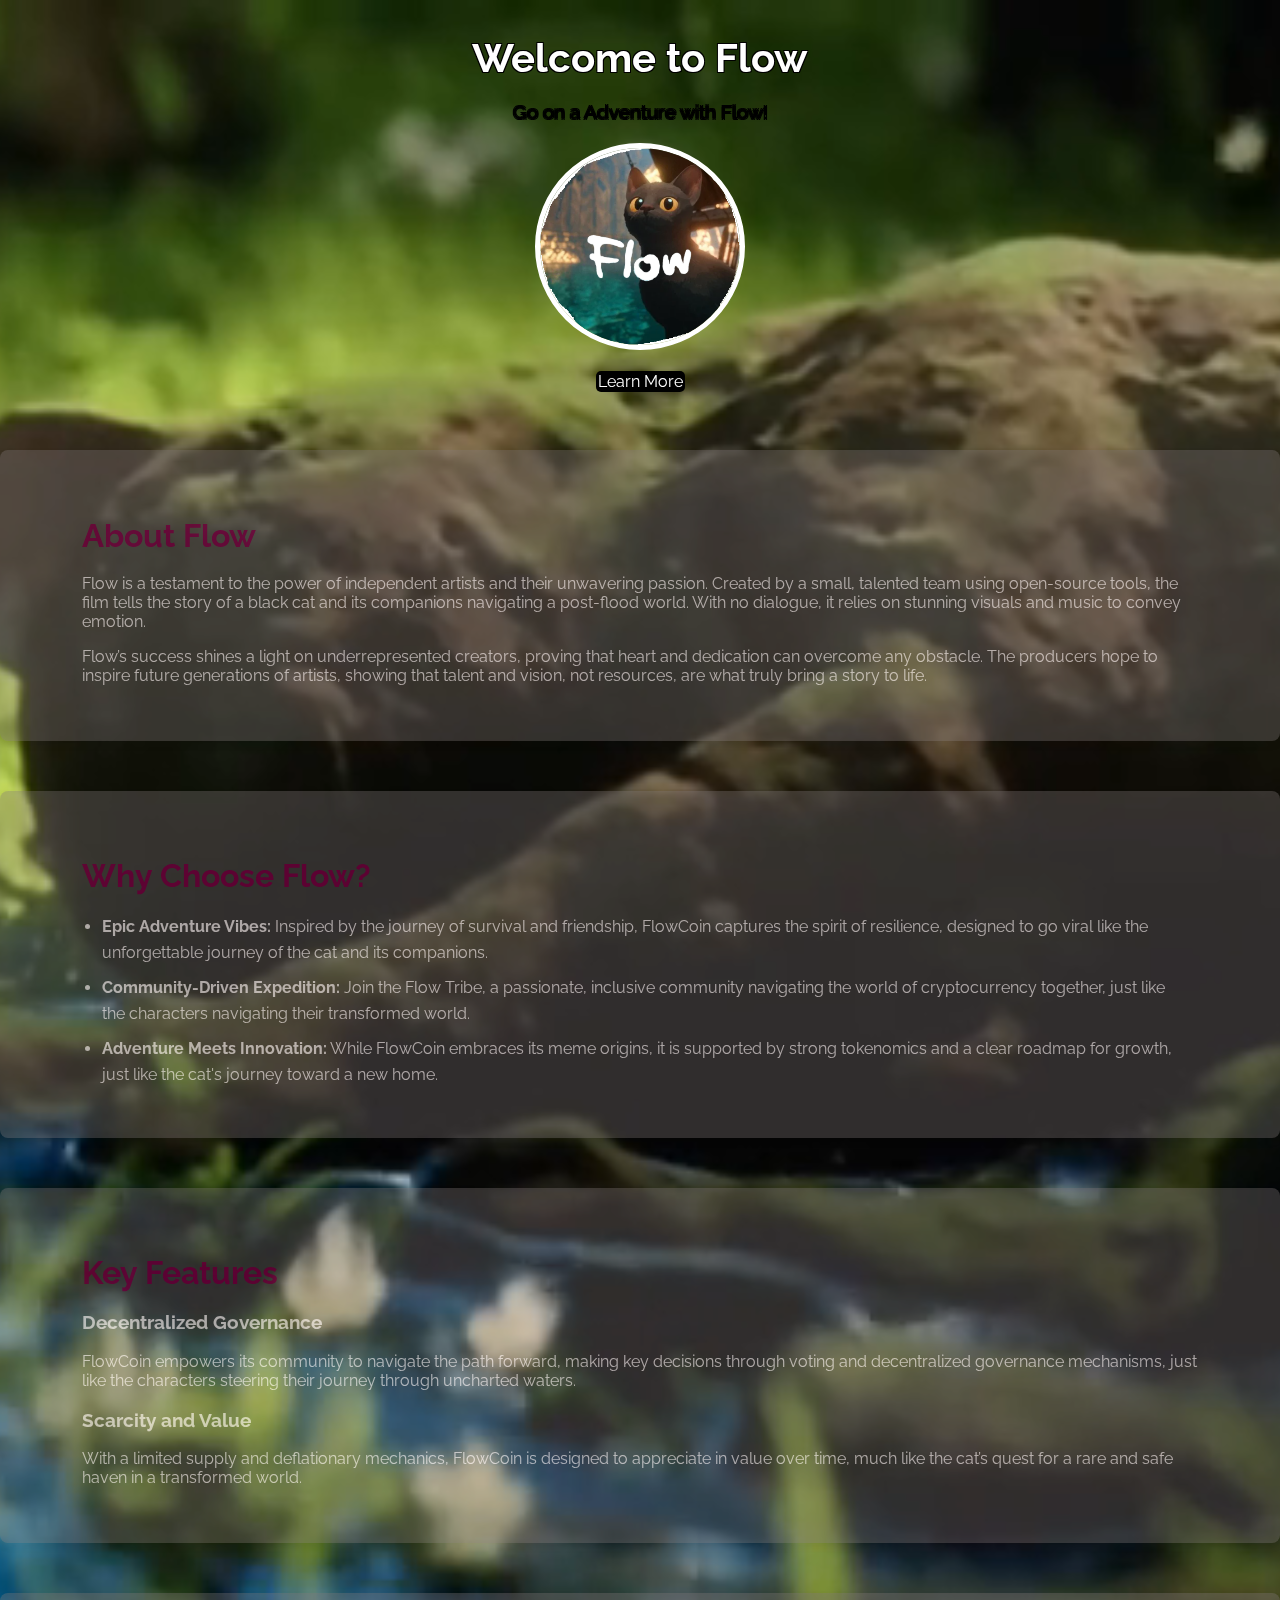
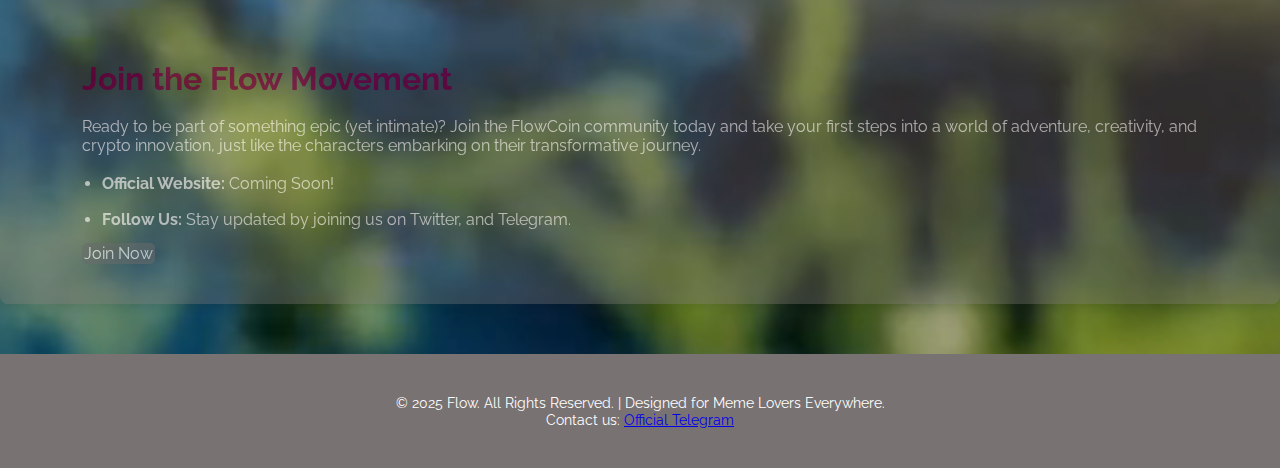
<file: FlowCoin/index.html>
<!DOCTYPE html>
<html lang="en">
<head>
    <meta charset="UTF-8">
    <meta name="viewport" content="width=device-width, initial-scale=1.0">
    <title>Flow - The Ultimate Adventure</title>
    <link rel="stylesheet" href="styles.css">
    <link href="https://fonts.googleapis.com/css2?family=Raleway:wght@300;400;700&display=swap" rel="stylesheet">
</head>
<body>
    <audio autoplay loop>
        <source src="adventure.wav" type="audio/wav">
    </audio>
    <video autoplay muted loop playsinline class="background-video">
        <source src="flow.mp4" type="video/mp4">
        Your browser does not support the video tag.
    </video>
    <header>
        <div class="header-content">
            <h1 class="animate-text" color="black">Welcome to Flow</h1>
            <p>Go on a Adventure with Flow!</p>
            <img src="gloe-pfp.jpg"class="header-image">
            <a href="#about" class="btn btn-primary">Learn More</a>
        </div>
    </header>

    <section id="about" class="about">
        <div class="container">
            <h2>About Flow</h2>
            <p>Flow is a testament to the power of independent artists and their unwavering passion. Created by a small, talented team using open-source tools, the film tells the story of a black cat and its companions navigating a post-flood world. With no dialogue, it relies on stunning visuals and music to convey emotion.</p>
            <p>Flow’s success shines a light on underrepresented creators, proving that heart and dedication can overcome any obstacle. The producers hope to inspire future generations of artists, showing that talent and vision, not resources, are what truly bring a story to life.</p>
        </div>
    </section>

    <section class="why">
        <div class="container">
            <h2>Why Choose Flow?</h2>
            <ul>
                <li><strong>Epic Adventure Vibes:</strong> Inspired by the journey of survival and friendship, FlowCoin captures the spirit of resilience, designed to go viral like the unforgettable journey of the cat and its companions.</li>
                <li><strong>Community-Driven Expedition: </strong> Join the Flow Tribe, a passionate, inclusive community navigating the world of cryptocurrency together, just like the characters navigating their transformed world.</li>
                <li><strong>Adventure Meets Innovation:</strong> While FlowCoin embraces its meme origins, it is supported by strong tokenomics and a clear roadmap for growth, just like the cat's journey toward a new home.</li>
            </ul>
        </div>
    </section>

    <section class="features">
        <div class="container">
            <h2>Key Features</h2>
            <div class="feature-grid">
                <div class="feature-item">
                    <h3>Decentralized Governance</h3>
                    <p>FlowCoin empowers its community to navigate the path forward, making key decisions through voting and decentralized governance mechanisms, just like the characters steering their journey through uncharted waters.</p>
                </div>
                <div class="feature-item">
                    <h3>Scarcity and Value</h3>
                    <p>With a limited supply and deflationary mechanics, FlowCoin is designed to appreciate in value over time, much like the cat’s quest for a rare and safe haven in a transformed world.</p>
                </div>
            </div>
        </div>
    </section>

    <section class="join">
        <div class="container">
            <h2>Join the Flow Movement</h2>
            <p>Ready to be part of something epic (yet intimate)? Join the FlowCoin community today and take your first steps into a world of adventure, creativity, and crypto innovation, just like the characters embarking on their transformative journey.</p>
            <ul>
                <li><strong>Official Website:</strong> Coming Soon!</li>
                <li><strong>Follow Us:</strong> Stay updated by joining us on Twitter, and Telegram.</li>
            </ul>
            <a href="https://t.me/+INFnV9XGCbxmMjk8" class="btn btn-secondary">Join Now</a>
        </div>
    </section>

    <footer>
        <div class="container">
            <p>&copy; 2025 Flow. All Rights Reserved. | Designed for Meme Lovers Everywhere.</p>
            <p>Contact us: <a href="https://t.me/+INFnV9XGCbxmMjk8">Official Telegram</a></p>
        </div>
    </footer>

    <script>
        // Add scroll effect for buttons
        document.querySelectorAll('a[href^="#"]').forEach(anchor => {
            anchor.addEventListener('click', function (e) {
                e.preventDefault();

                document.querySelector(this.getAttribute('href')).scrollIntoView({
                    behavior: 'smooth'
                });
            });
        });
    </script>
</body>
</html>
</file>
<file: FlowCoin/styles.css>
body {
    margin: 0;
    font-family: 'Raleway', sans-serif;
    background-color: #000000;  /* Fallback background color */
    color: #f5ebeb;
    scroll-behavior: smooth;
    position: relative;
    height: 100%;  /* Ensure body takes full height of the viewport */
    overflow-x: hidden;  /* Prevent horizontal scrolling */
}

.background-video {
    position: absolute;
    top: 0;
    left: 0;
    width: 100%;
    height: 100%;
    object-fit: cover;  /* Ensures the video covers the full background */
    z-index: -1;  /* Keeps the video behind content */
}

/* Additional content styling */


/* Additional content styling */

.container {
    width: 90%;
    max-width: 1200px;
    margin: 0 auto;
    padding: 20px;
}

header {
    position: relative;
    overflow: hidden;
    height: 400px; /* Adjust height as needed */
    display: flex;
    align-items: center;
    justify-content: center;
    background-size: contain;
    background-repeat: no-repeat;
    background-position: center;
}

.header-content {
    position: relative;
    z-index: 1; /* Ensure content is above the background */
    text-align: center;
    color: rgb(0, 0, 0);
    text-shadow: 
        -1px -1px 0 black, 
        1px -1px 0 black, 
        -1px 1px 0 black, 
        1px 1px 0 black; /* Add text border effect */
}

header h1 {
    font-size: 2.5rem;
    margin-bottom: 10px;
    animation: fadeIn 2s ease-in-out;
}

header p {
    font-size: 1.2rem;
    margin-bottom: 20px;
}

.header-image {
    max-width: 200px;
    margin: 20px auto;
    display: block;
    border-radius: 50%;
    border: 5px solid white;
}

.animate-text {
    color: white;
    text-shadow: 
        -1px -1px 0 black,  /* Top-left shadow */
        1px -1px 0 black,   /* Top-right shadow */
        -1px 1px 0 black,   /* Bottom-left shadow */
        1px 1px 0 black;    /* Bottom-right shadow */
}


.btn {
    display: inline-block;
    margin-top: 1px;
    padding: 1px 2px;
    font-size: 1rem;
    color: white;
    background: #0070f3;
    border: none;
    border-radius: 5px;
    text-decoration: none;
    cursor: pointer;
    transition: background 0.3s ease;
}

.btn:hover {
    background: #0056b3;
}

.btn-primary {
    background: #000000;
}

.btn-primary:hover {
    background: #ffffff;
}

.btn-secondary {
    background: #6e6e6e;
}

.btn-secondary:hover {
    background: #004a4d;
}

/* Section Styles */
section {
    margin: 50px 0;
    padding: 20px;
    background: rgba(129, 122, 122, 0.5); /* transparent background */
    box-shadow: 0 4px 8px rgba(0, 0, 0, 0.1);
    border-radius: 8px;
    animation: slideIn 1.5s ease-out;
    opacity: 0.7; /* optional opacity for the whole section */
}

section h2 {
    font-size: 2rem;
    margin-bottom: 20px;
    color: #800046;
}

section ul, section ol {
    margin: 0;
    padding: 0 20px;
    list-style-type: disc;
}

section ul li, section ol li {
    margin-bottom: 10px;
    line-height: 1.6;
}

/* Footer Styles */
footer {
    background-color: #797272;
    color: white;
    text-align: center;
    padding: 20px;
    margin-top: 50px;
}

footer p {
    margin: 0;
    font-size: 0.9rem;
}

/* Animations */
@keyframes fadeIn {
    0% { opacity: 0; transform: translateY(-10px); }
    100% { opacity: 1; transform: translateY(0); }
}

@keyframes slideIn {
    0% { opacity: 0; transform: translateX(-30px); }
    100% { opacity: 1; transform: translateX(0); }
}
</file>
